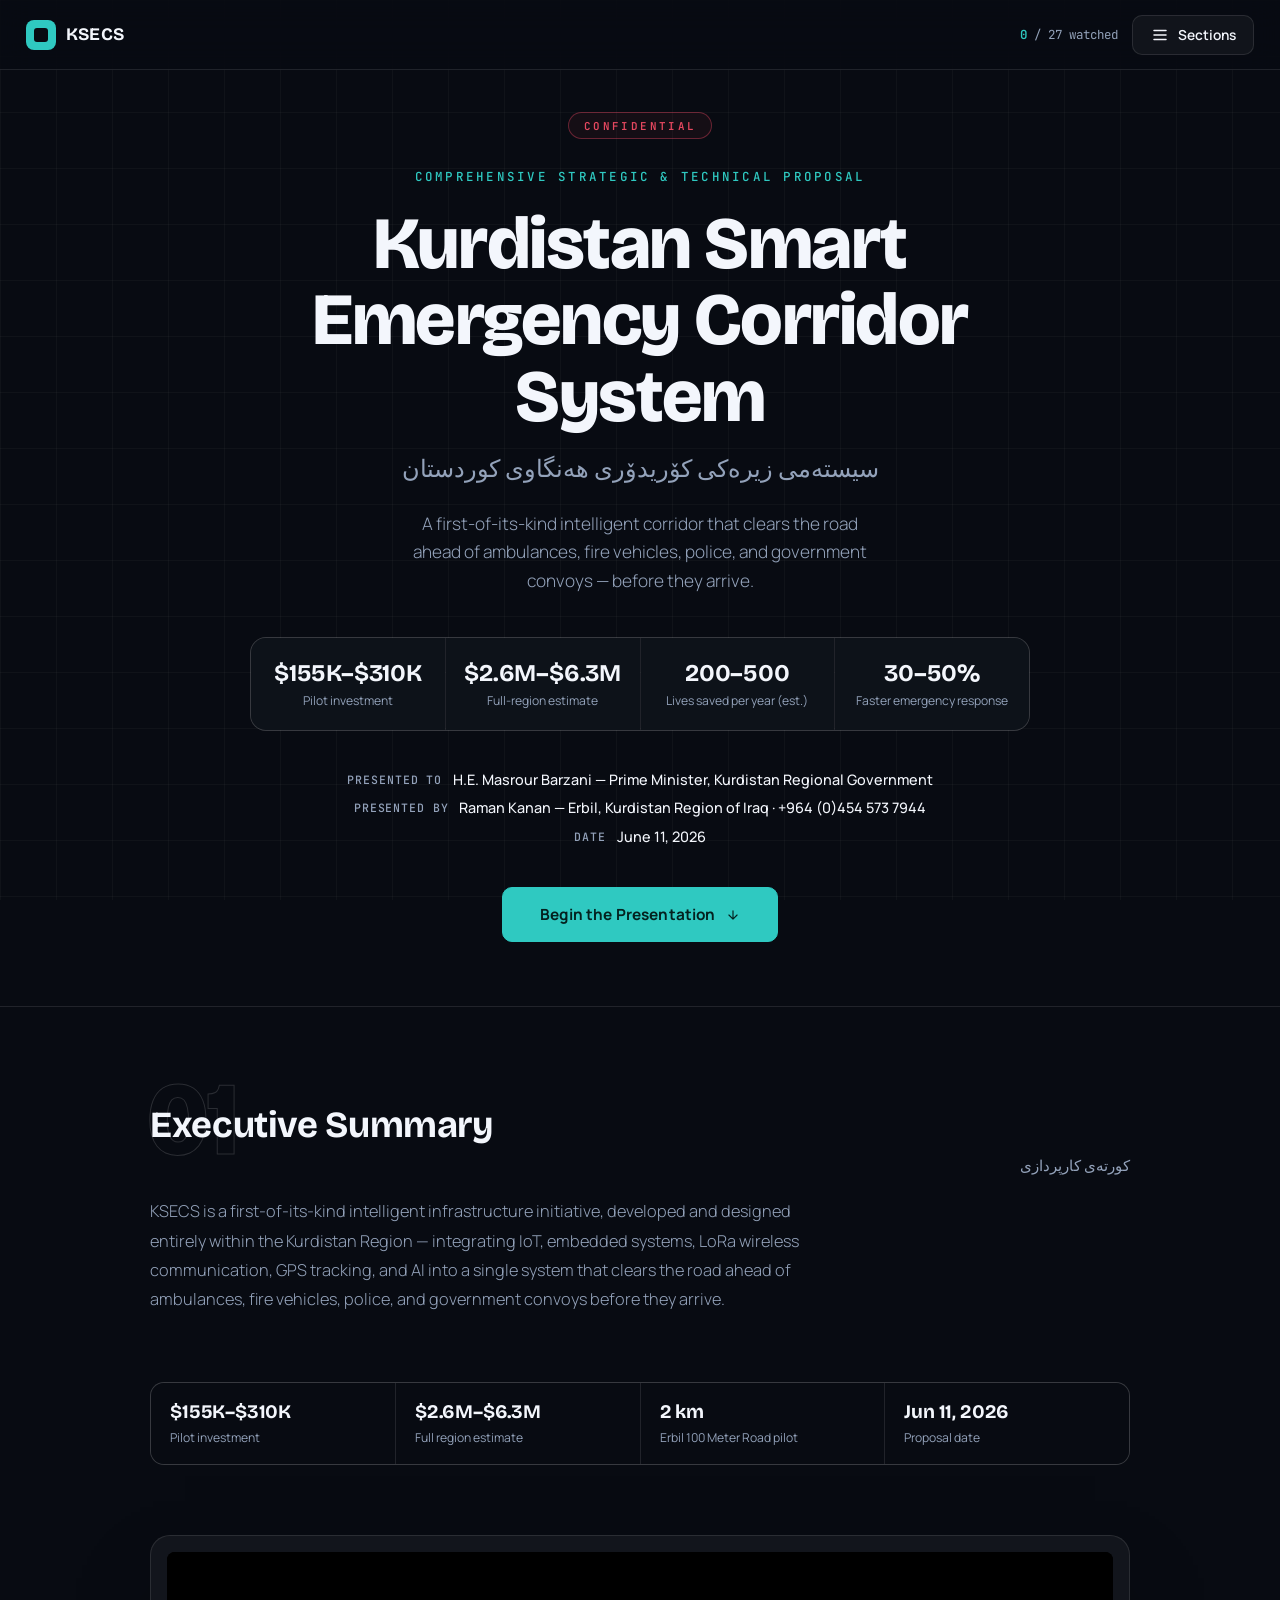
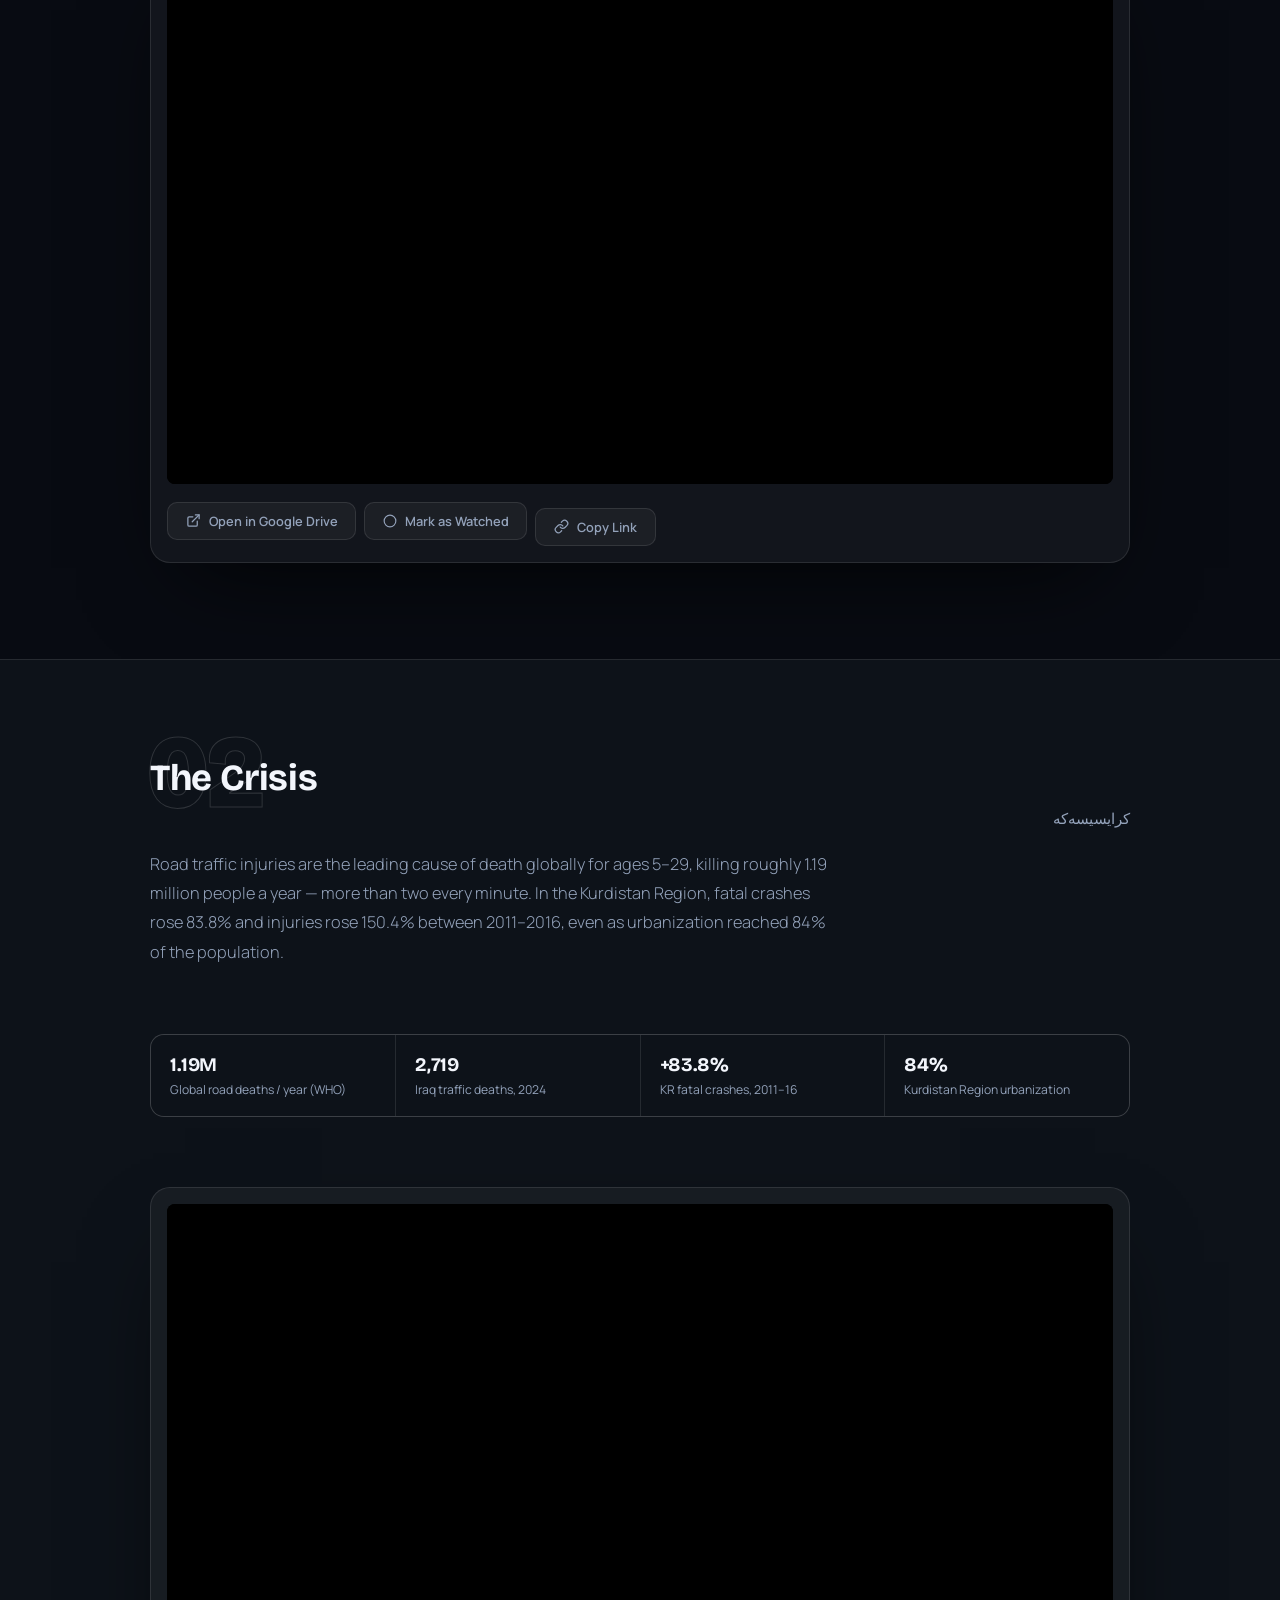
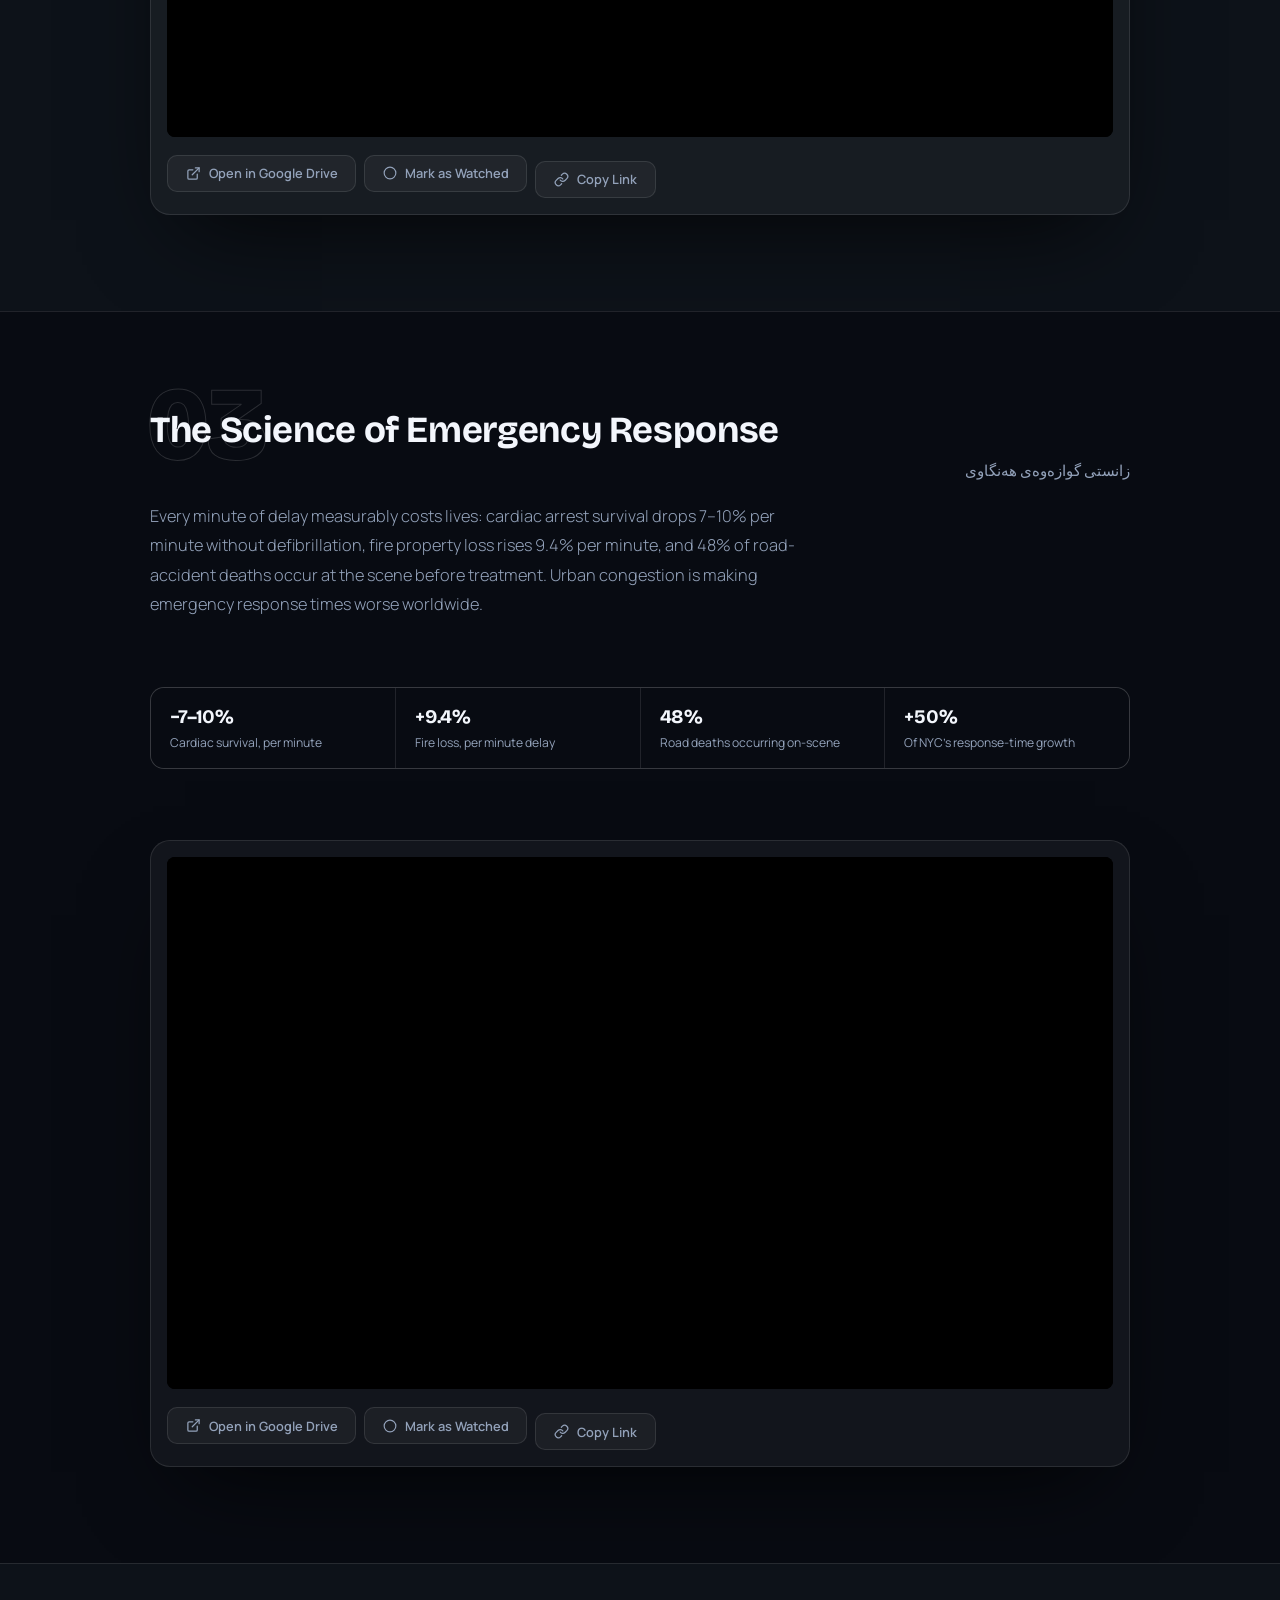
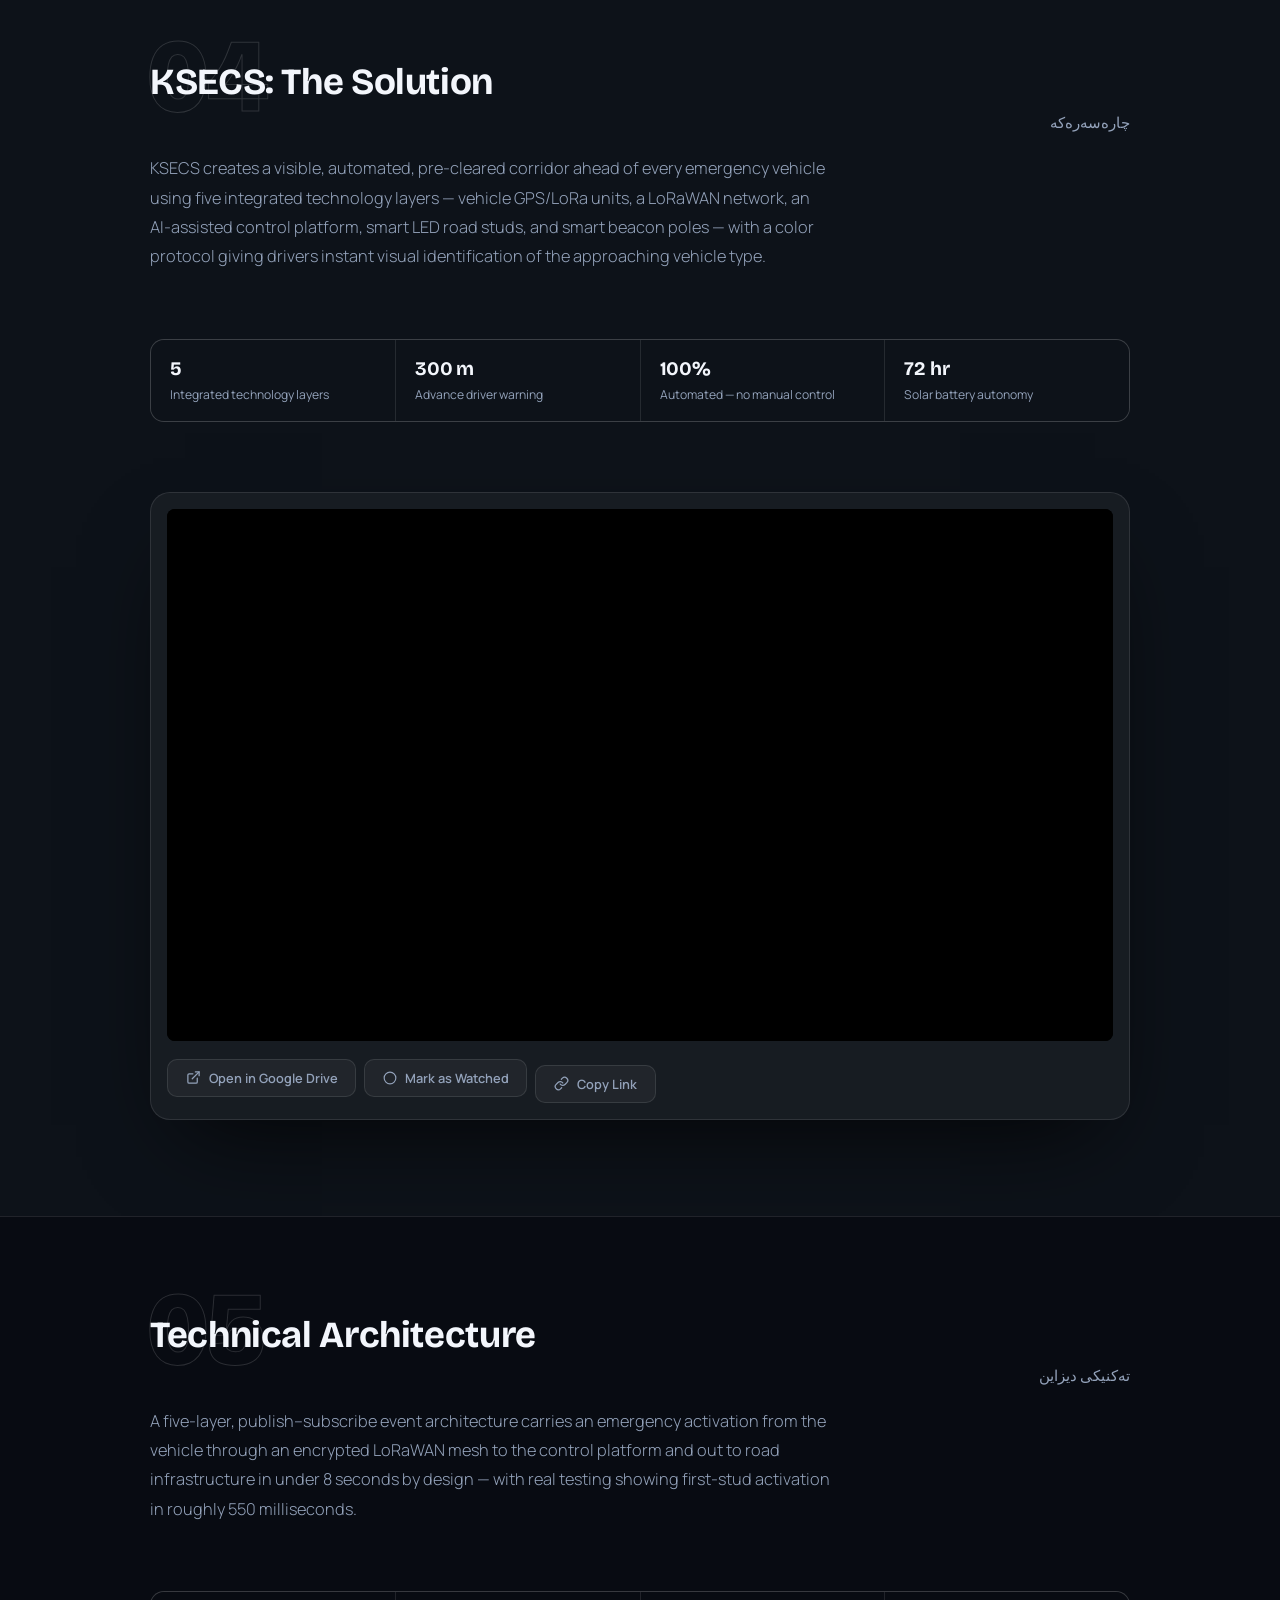
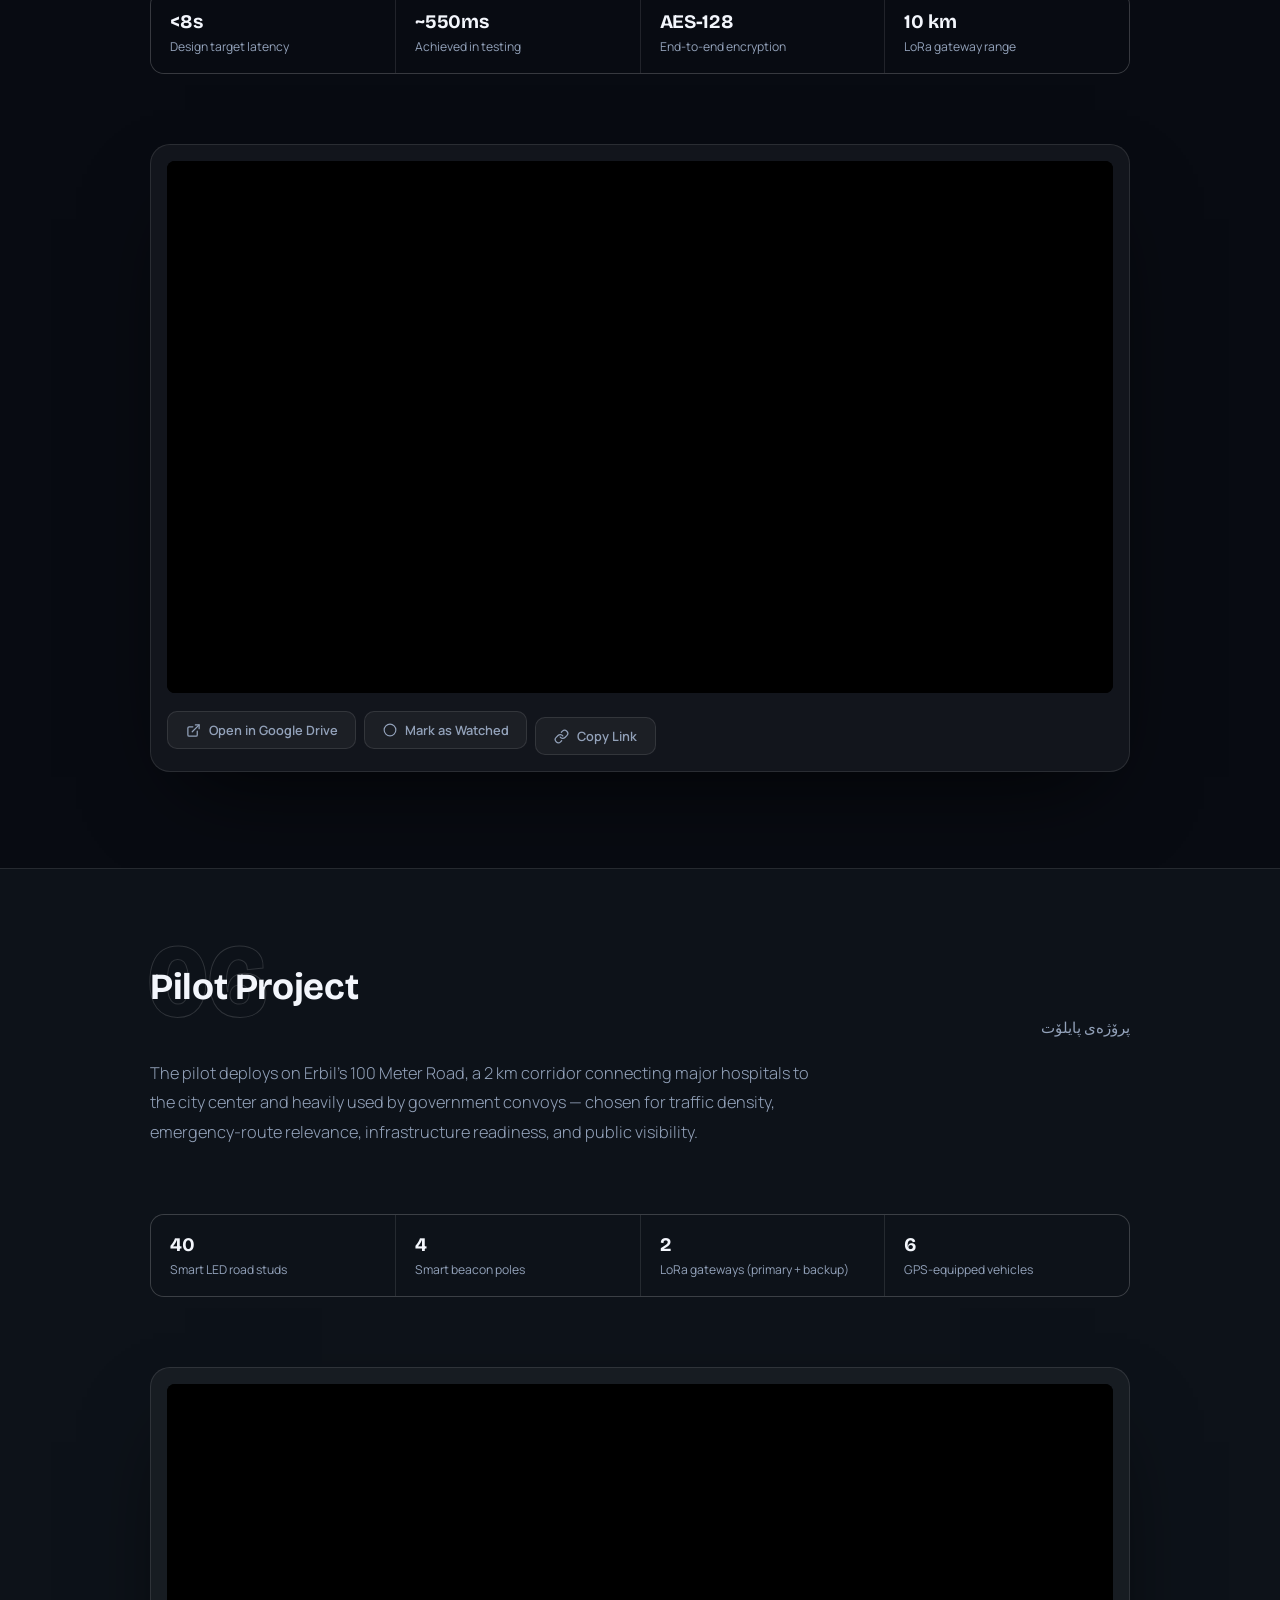
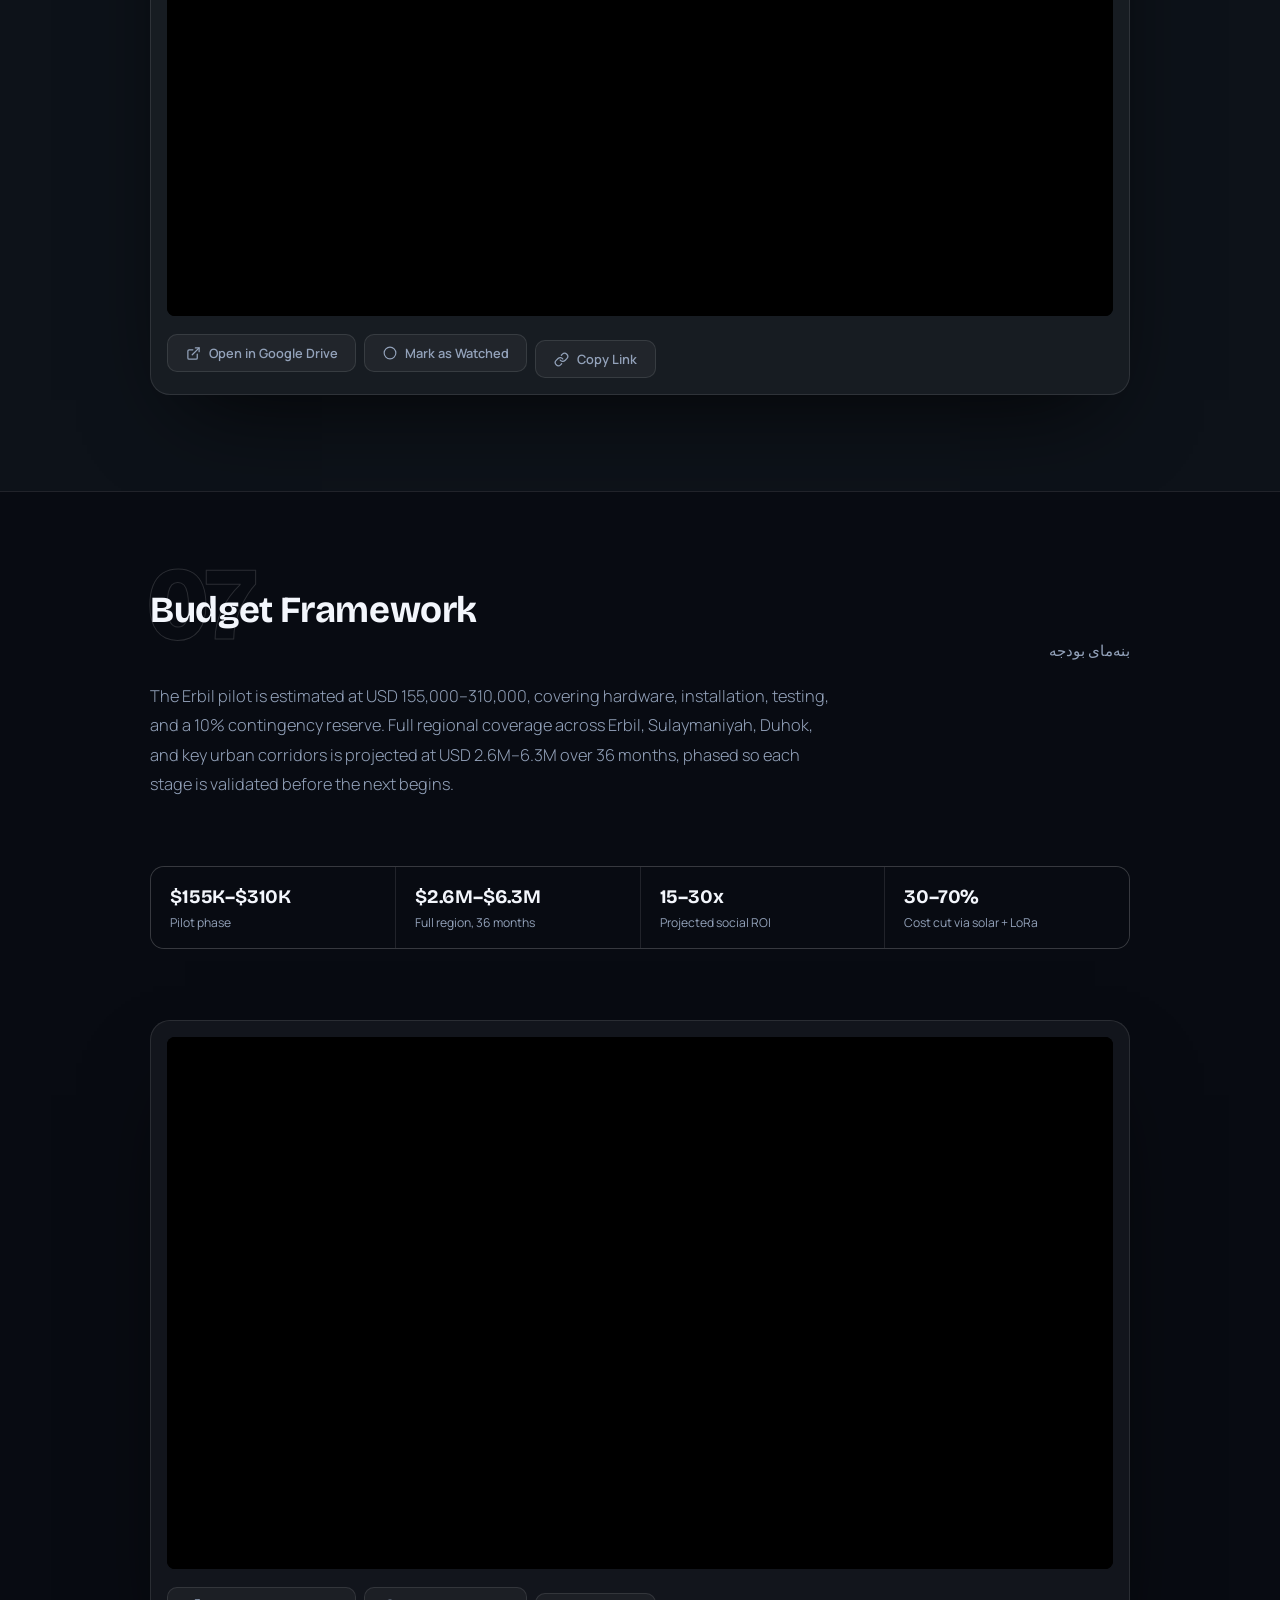
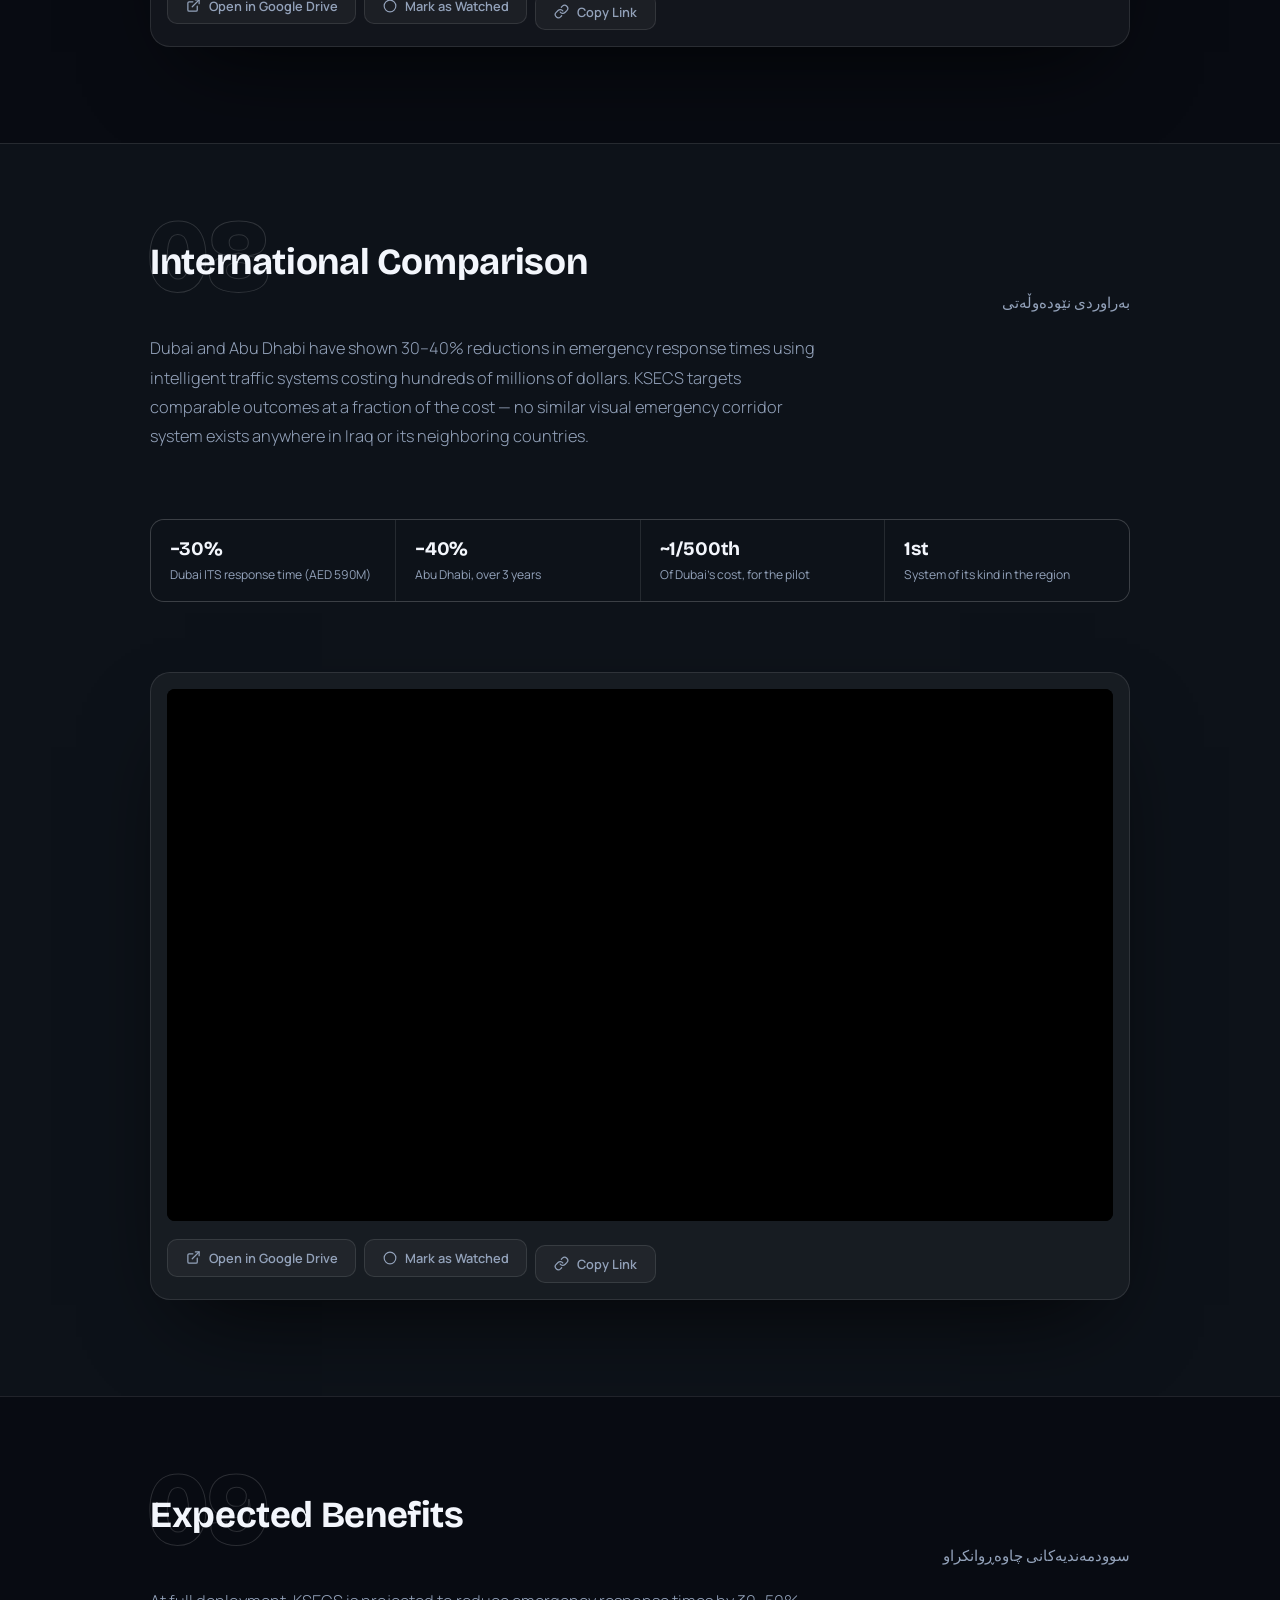
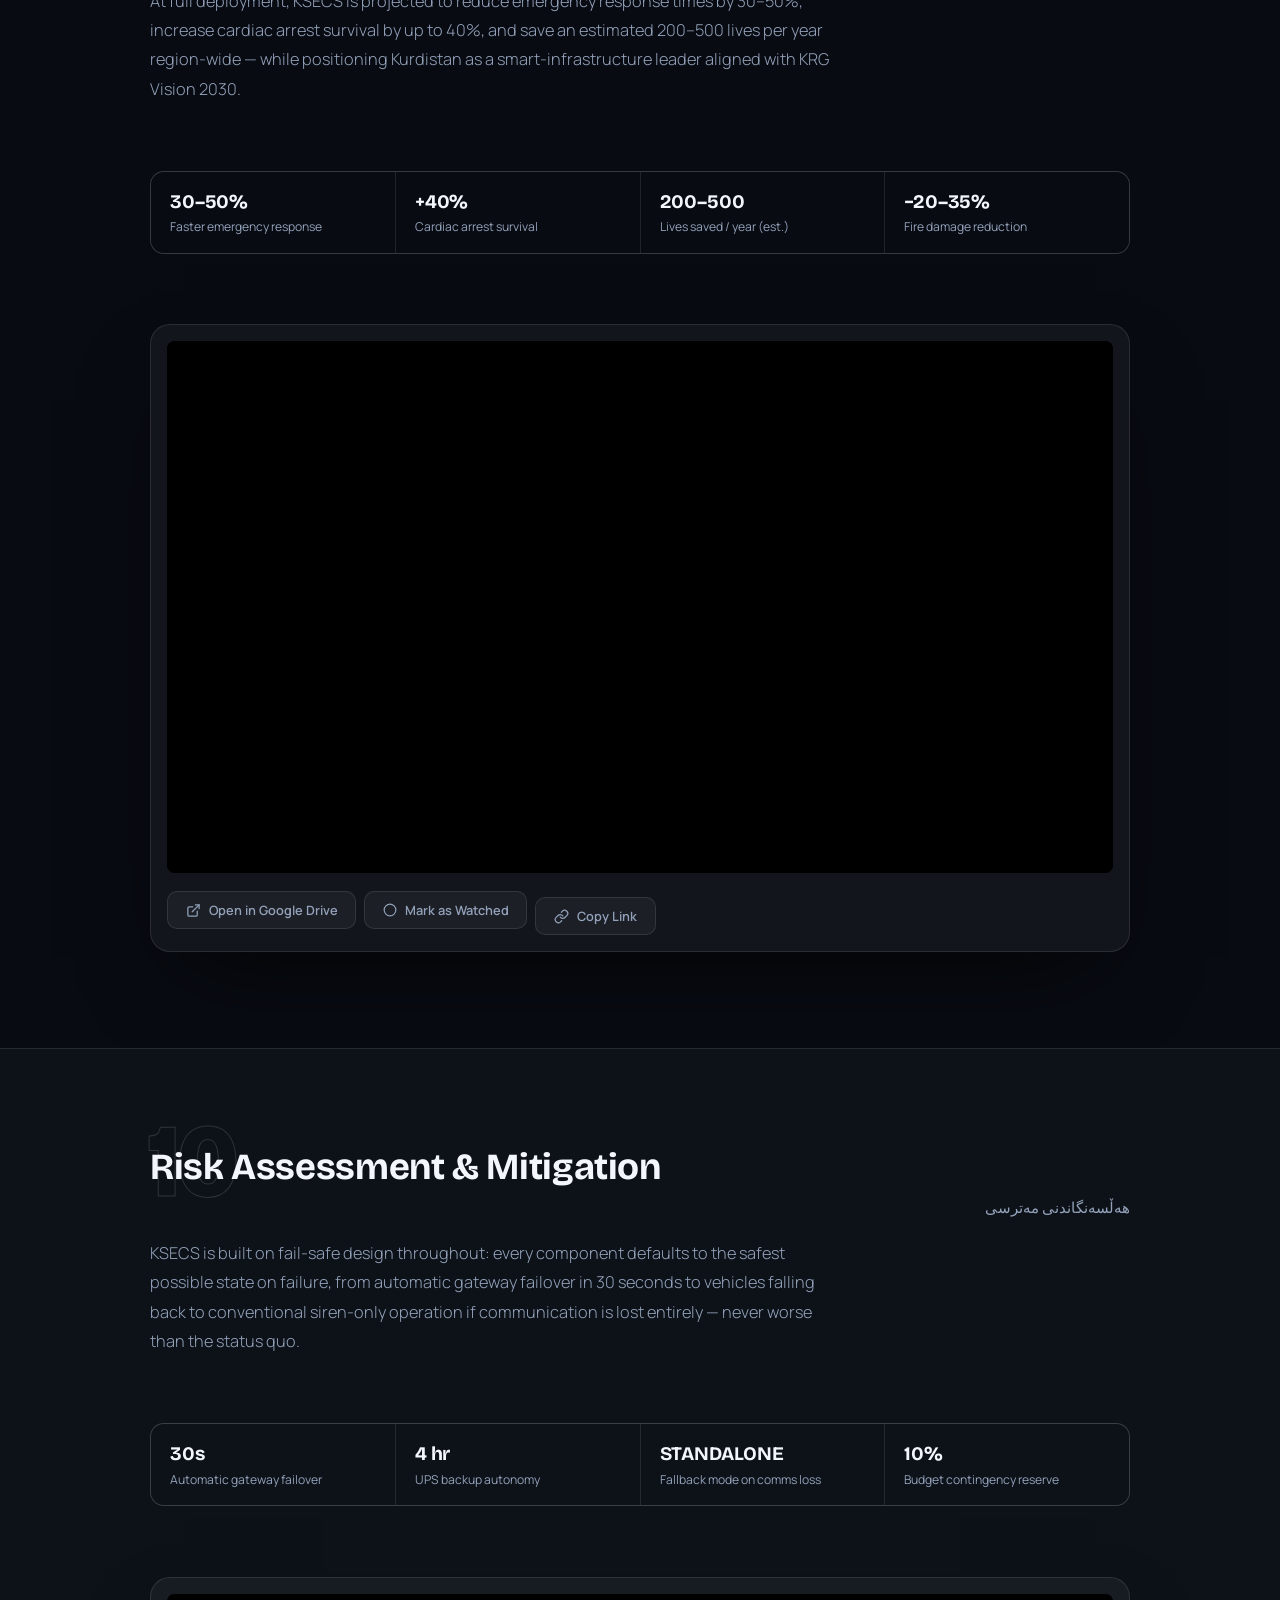
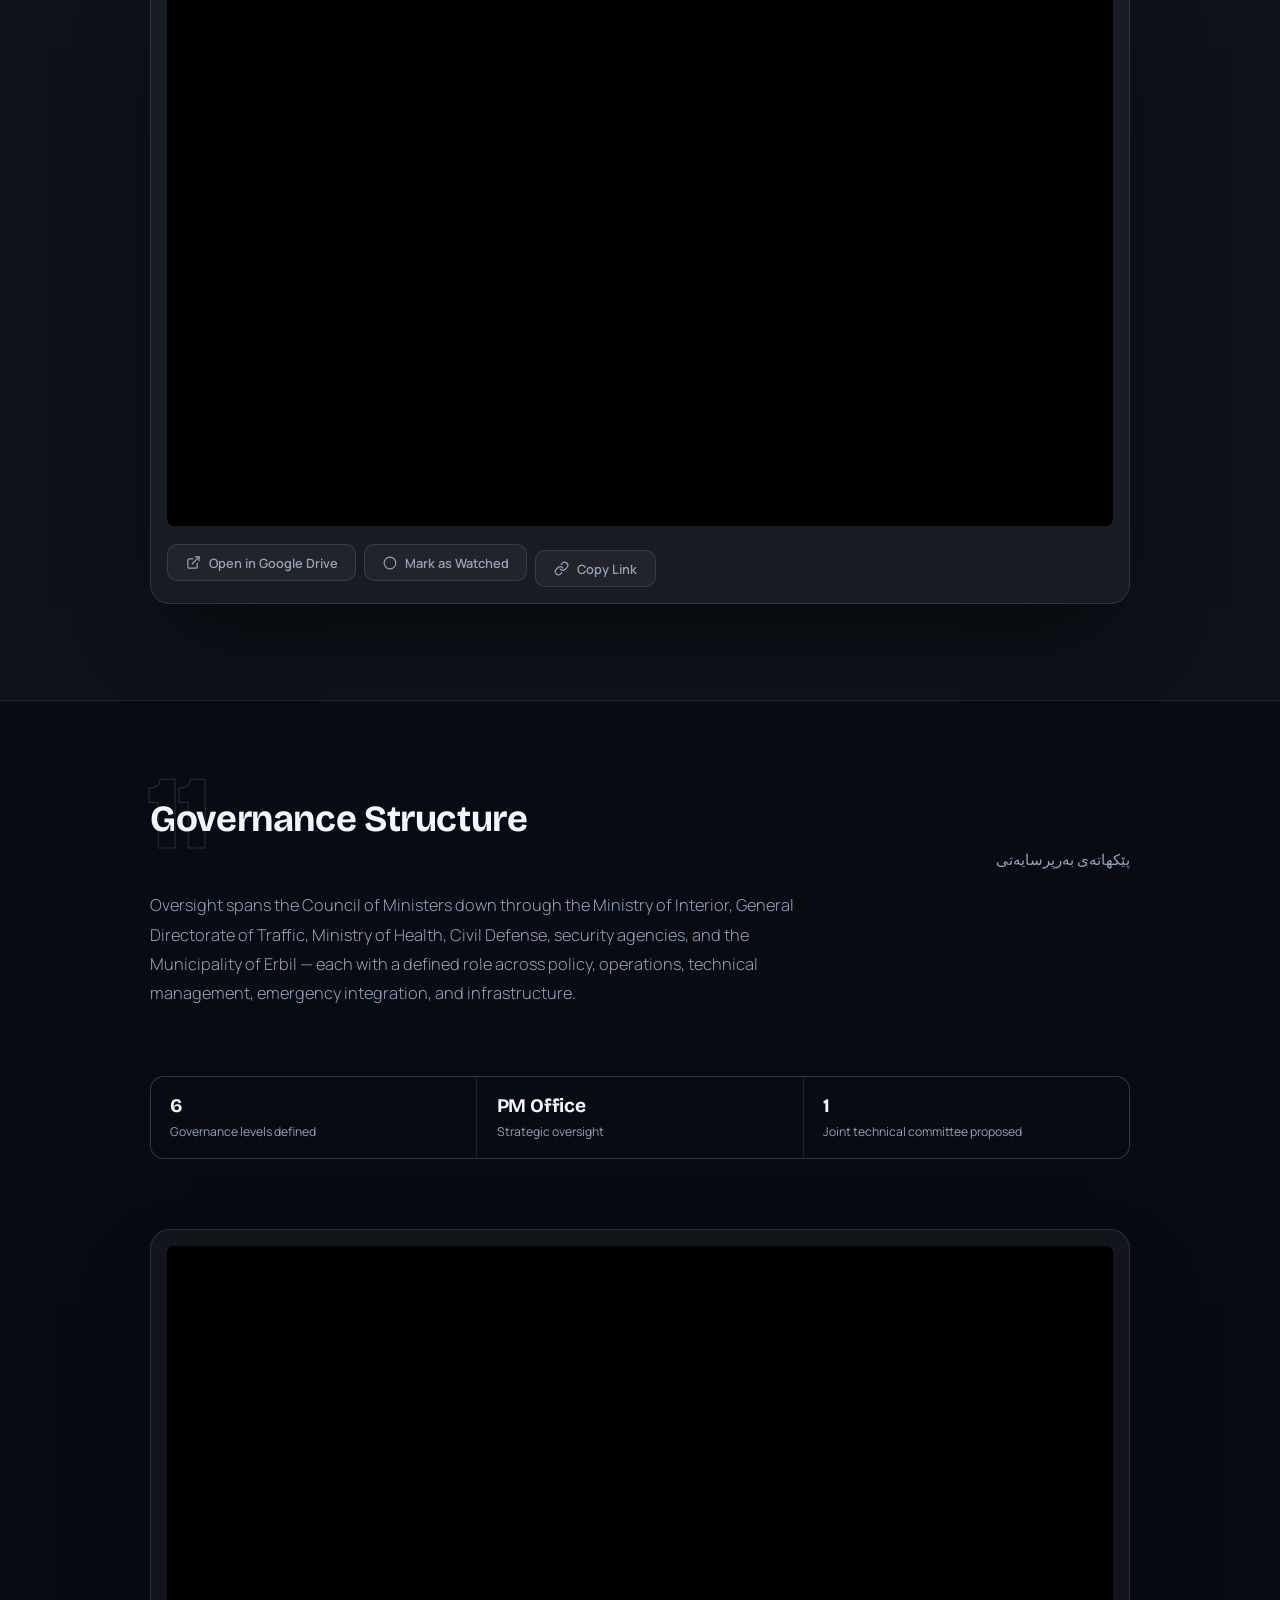
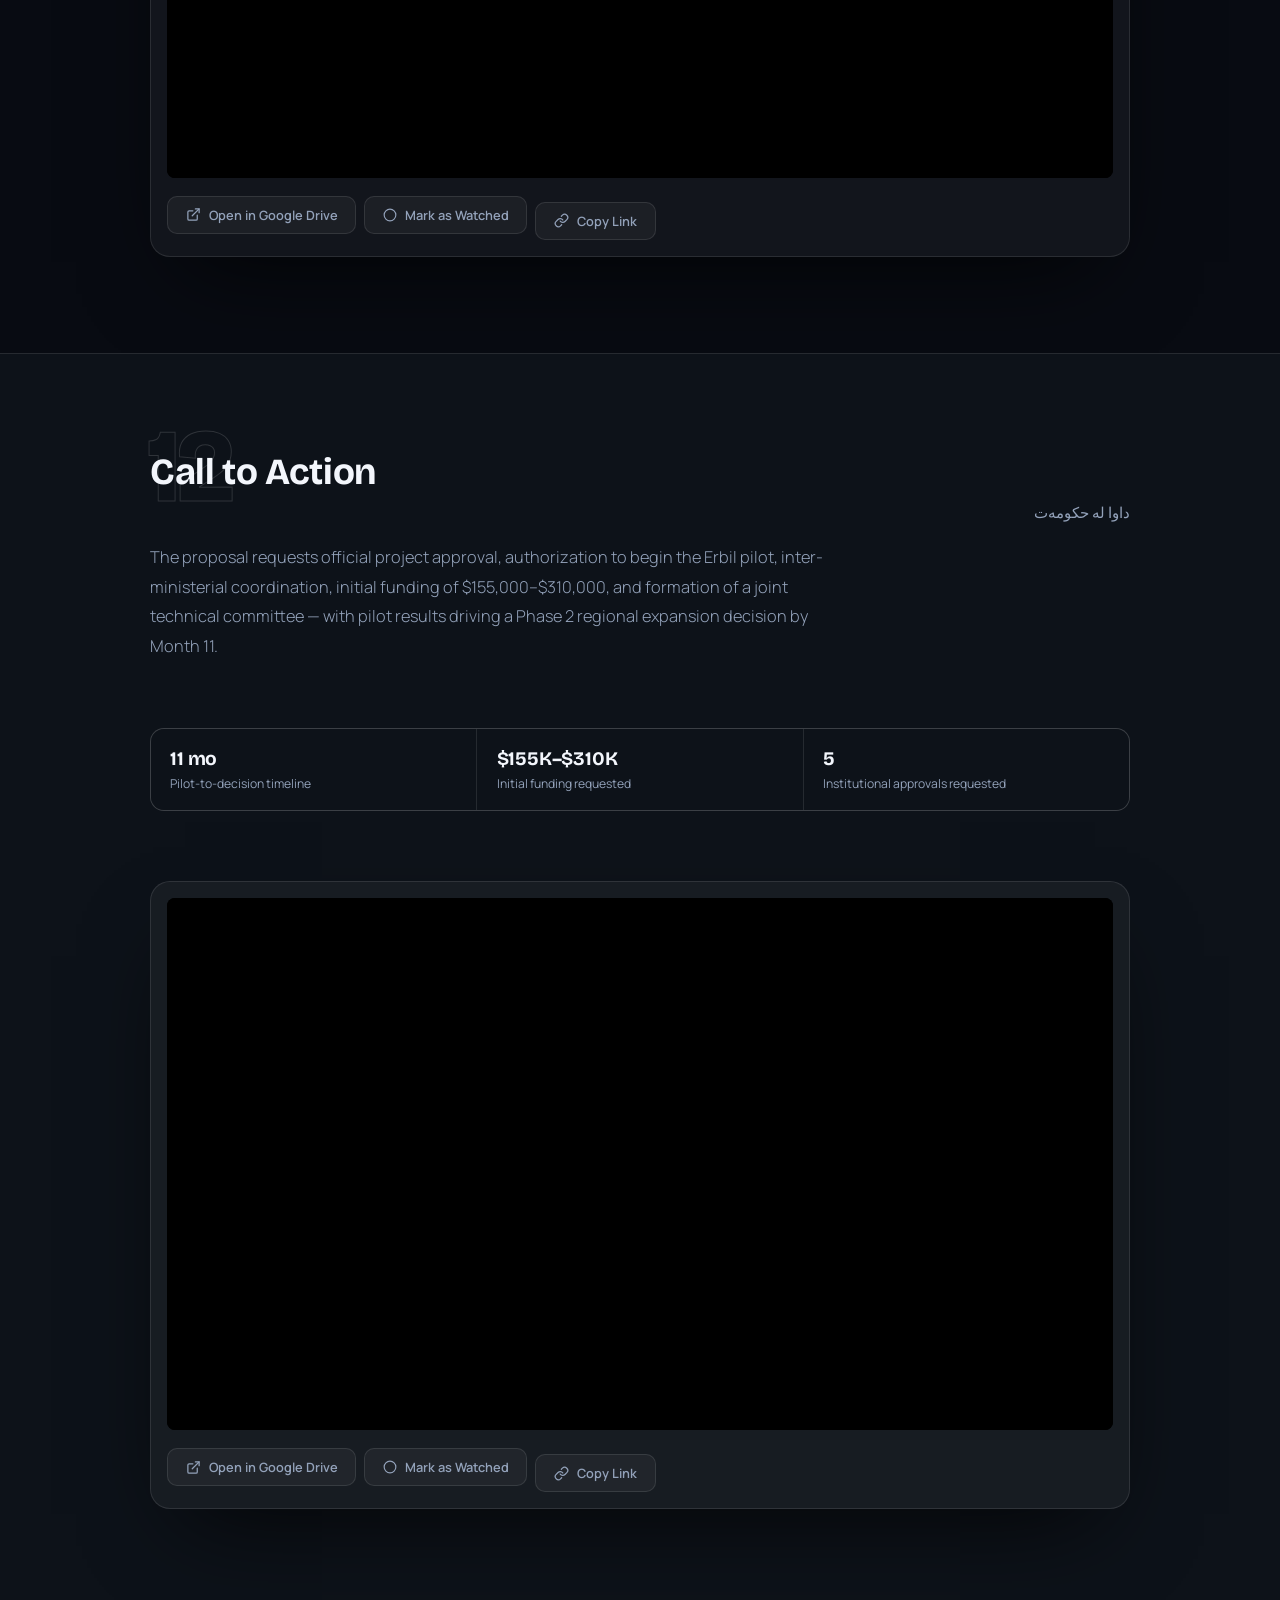
<file: index.html>
<!DOCTYPE html>
<html lang="en">
<head>
<meta charset="UTF-8" />
<meta name="viewport" content="width=device-width, initial-scale=1.0" />
<title>KSECS</title>
<link rel="preconnect" href="https://fonts.googleapis.com" />
<link rel="preconnect" href="https://fonts.gstatic.com" crossorigin />
<link href="https://fonts.googleapis.com/css2?family=Bricolage+Grotesque:opsz,wght@12..96,400..800&family=Manrope:wght@300;400;500;600;700;800&family=JetBrains+Mono:wght@500;600&display=swap" rel="stylesheet" />
<link rel="stylesheet" href="css/style.css" />
</head>
<body>

  <div class="bg-grid"></div>
  <div class="progress-bar" id="progress-bar"></div>

  <header class="site-header">
    <div class="header-brand">
      <span class="brand-mark" aria-hidden="true"></span>
      <span class="brand" id="brand-text">KSECS</span>
    </div>
    <div class="header-right">
      <span class="watch-progress" id="watch-progress"></span>
      <button class="nav-toggle" id="nav-toggle" aria-label="Toggle section list">
        <svg width="18" height="18" viewBox="0 0 24 24" fill="none"><path d="M4 6h16M4 12h16M4 18h16" stroke="currentColor" stroke-width="2" stroke-linecap="round"/></svg>
        <span id="nav-toggle-label">Sections</span>
      </button>
    </div>
  </header>

  <div class="toc-backdrop" id="toc-backdrop"></div>
  <nav class="toc" id="toc">
    <div class="toc-head">
      <span>Contents</span>
      <button class="toc-close" id="toc-close" aria-label="Close section list">
        <svg width="16" height="16" viewBox="0 0 24 24" fill="none"><path d="M6 6l12 12M18 6L6 18" stroke="currentColor" stroke-width="2" stroke-linecap="round"/></svg>
      </button>
    </div>
    <div class="toc-inner" id="toc-inner"></div>
  </nav>

  <main>
    <!-- Cover -->
    <section class="cover" id="cover">
      <span class="confidential-badge" id="confidential-badge"></span>
      <p class="kicker" id="cover-kicker"></p>
      <h1 class="cover-title" id="cover-title-en"></h1>
      <p class="cover-title-ku" id="cover-title-ku" dir="rtl"></p>
      <p class="cover-subtitle" id="cover-subtitle"></p>

      <div class="cover-stats" id="cover-stats"></div>

      <div class="cover-meta">
        <div class="meta-row">
          <span class="meta-label">Presented to</span>
          <span class="meta-value" id="presented-to"></span>
        </div>
        <div class="meta-row">
          <span class="meta-label">Presented by</span>
          <span class="meta-value" id="presented-by"></span>
        </div>
        <div class="meta-row">
          <span class="meta-label">Date</span>
          <span class="meta-value" id="cover-date"></span>
        </div>
      </div>

      <button class="cta-button" id="cover-cta">
        <span id="cover-cta-label">Begin the Presentation</span>
        <svg width="14" height="14" viewBox="0 0 24 24" fill="none"><path d="M12 5v14M19 12l-7 7-7-7" stroke="currentColor" stroke-width="2" stroke-linecap="round" stroke-linejoin="round"/></svg>
      </button>
    </section>

    <!-- Main sections are rendered here by main.js -->
    <div id="sections-root"></div>

    <!-- Appendices -->
    <section class="appendix-section" id="appendix-section">
      <h3 class="group-heading">Appendices</h3>
      <div id="appendices-root"></div>
    </section>

    <!-- Documentaries -->
    <section class="documentary-section" id="documentary-section">
      <h3 class="group-heading">Documentaries</h3>
      <div id="documentaries-root"></div>
    </section>

    <!-- References -->
    <section class="references-section" id="references-section">
      <button class="references-toggle" id="references-toggle">
        <h3 id="references-heading">Sources &amp; References</h3>
        <svg width="16" height="16" viewBox="0 0 24 24" fill="none"><path d="M6 9l6 6 6-6" stroke="currentColor" stroke-width="2" stroke-linecap="round" stroke-linejoin="round"/></svg>
      </button>
      <p class="references-note" id="references-note"></p>
      <div class="references-body" id="references-body" hidden></div>
    </section>

    <!-- Closing -->
    <section class="closing-section" id="closing-section">
      <h2 id="closing-title"></h2>
      <p id="closing-message"></p>
      <div class="closing-meta">
        <span id="closing-by"></span>
        <span id="closing-tel"></span>
        <span id="closing-date"></span>
      </div>
    </section>
  </main>

  <footer class="site-footer">
    <p>Prepared as a strategic and technical proposal. Confidential.</p>
  </footer>

  <script src="js/config.js"></script>
  <script src="js/main.js"></script>
</body>
</html>
</file>
<file: css/style.css>
:root {
  --bg: #080b12;
  --bg-alt: #0d1219;
  --ink: #f3f6fc;
  --ink-dim: #93a2ba;
  --accent: #2fc9c1;
  --accent-2: #e6485f;
  --accent-3: #e0a83f;
  --ok: #3ecf8e;
  --card: rgba(255, 255, 255, 0.045);
  --card-border: rgba(255, 255, 255, 0.1);
  --card-hover: rgba(255, 255, 255, 0.07);
  --shadow: 0 40px 90px -35px rgba(0, 0, 0, 0.8);
  --display: "Bricolage Grotesque", "Manrope", sans-serif;
  --sans: "Manrope", -apple-system, BlinkMacSystemFont, "Segoe UI", sans-serif;
  --mono: "JetBrains Mono", ui-monospace, monospace;
  --header-h: 4.4rem;
  --ease: cubic-bezier(0.16, 1, 0.3, 1);
}

* {
  box-sizing: border-box;
}

html {
  scroll-behavior: smooth;
  scroll-padding-top: 5.5rem;
}

body {
  margin: 0;
  min-height: 100vh;
  background: var(--bg);
  color: var(--ink);
  font-family: var(--sans);
  font-weight: 400;
  overflow-x: hidden;
  position: relative;
  -webkit-font-smoothing: antialiased;
}

.bg-grid {
  position: fixed;
  inset: 0;
  z-index: 0;
  pointer-events: none;
  background:
    linear-gradient(rgba(255, 255, 255, 0.03) 1px, transparent 1px),
    linear-gradient(90deg, rgba(255, 255, 255, 0.03) 1px, transparent 1px),
    var(--bg);
  background-size: 56px 56px, 56px 56px, auto;
}

.progress-bar {
  position: fixed;
  top: 0;
  left: 0;
  height: 3px;
  width: 0%;
  background: var(--accent);
  z-index: 60;
  transition: width 0.1s linear;
}

/* ---------- Header ---------- */
.site-header {
  position: fixed;
  top: 0;
  left: 0;
  right: 0;
  z-index: 40;
  height: var(--header-h);
  display: flex;
  align-items: center;
  justify-content: space-between;
  padding: 0 1.6rem;
  backdrop-filter: blur(16px);
  background: rgba(8, 11, 18, 0.78);
  border-bottom: 1px solid var(--card-border);
}

.header-brand {
  display: flex;
  align-items: center;
  gap: 0.65rem;
}

.brand-mark {
  width: 30px;
  height: 30px;
  border-radius: 8px;
  background: var(--accent);
  position: relative;
  flex-shrink: 0;
}

.brand-mark::after {
  content: "";
  position: absolute;
  inset: 8px;
  border-radius: 3px;
  background: var(--bg);
}

.brand {
  font-family: var(--display);
  font-weight: 700;
  letter-spacing: 0.01em;
  font-size: 1.1rem;
  color: var(--ink);
}

.header-right {
  display: flex;
  align-items: center;
  gap: 0.9rem;
}

.watch-progress {
  font-family: var(--mono);
  font-size: 0.78rem;
  color: var(--ink-dim);
  white-space: nowrap;
}

.watch-progress strong {
  color: var(--accent);
  font-weight: 600;
}

.nav-toggle {
  display: inline-flex;
  align-items: center;
  gap: 0.55rem;
  background: var(--card);
  border: 1px solid var(--card-border);
  color: var(--ink);
  padding: 0.6rem 1.1rem;
  border-radius: 10px;
  font-family: var(--sans);
  font-weight: 600;
  font-size: 0.86rem;
  cursor: pointer;
  transition: background 0.2s ease, border-color 0.2s ease;
}

.nav-toggle:hover {
  background: var(--card-hover);
  border-color: rgba(47, 201, 193, 0.4);
}

/* ---------- TOC drawer ---------- */
.toc-backdrop {
  position: fixed;
  inset: 0;
  z-index: 44;
  background: rgba(3, 5, 9, 0.6);
  opacity: 0;
  pointer-events: none;
  transition: opacity 0.3s ease;
}

.toc-backdrop.is-open {
  opacity: 1;
  pointer-events: auto;
}

.toc {
  position: fixed;
  top: 0;
  left: 0;
  bottom: 0;
  width: 300px;
  max-width: 84vw;
  z-index: 45;
  background: var(--bg-alt);
  border-right: 1px solid var(--card-border);
  transform: translateX(-100%);
  transition: transform 0.35s var(--ease);
  display: flex;
  flex-direction: column;
}

.toc.is-open {
  transform: translateX(0);
}

.toc-head {
  display: flex;
  align-items: center;
  justify-content: space-between;
  padding: 1.2rem 1.4rem;
  border-bottom: 1px solid var(--card-border);
  font-family: var(--display);
  font-weight: 700;
  font-size: 1rem;
  flex-shrink: 0;
}

.toc-close {
  background: var(--card);
  border: 1px solid var(--card-border);
  color: var(--ink-dim);
  width: 32px;
  height: 32px;
  border-radius: 8px;
  display: inline-flex;
  align-items: center;
  justify-content: center;
  cursor: pointer;
  transition: color 0.2s ease, border-color 0.2s ease;
}

.toc-close:hover {
  color: var(--ink);
  border-color: rgba(255, 255, 255, 0.25);
}

.toc-inner {
  display: flex;
  flex-direction: column;
  gap: 0.18rem;
  padding: 1.2rem 1rem 2rem;
  overflow-y: auto;
}

.toc-group-label {
  font-family: var(--mono);
  font-size: 0.66rem;
  letter-spacing: 0.16em;
  text-transform: uppercase;
  color: var(--ink-dim);
  opacity: 0.55;
  margin: 1.3rem 0 0.5rem 0.8rem;
}

.toc-group-label:first-child {
  margin-top: 0;
}

.toc-link {
  display: flex;
  align-items: center;
  gap: 0.6rem;
  padding: 0.5rem 0.8rem;
  border-radius: 10px;
  color: var(--ink-dim);
  text-decoration: none;
  font-size: 0.87rem;
  font-weight: 500;
  transition: color 0.2s ease, background 0.25s ease;
}

.toc-link .n {
  font-family: var(--mono);
  font-weight: 500;
  font-size: 0.72rem;
  opacity: 0.55;
  min-width: 1.4em;
}

.toc-link .check {
  margin-left: auto;
  width: 15px;
  height: 15px;
  border-radius: 50%;
  border: 1.5px solid var(--card-border);
  flex-shrink: 0;
  position: relative;
}

.toc-link.is-watched .check {
  border-color: var(--ok);
  background: var(--ok);
}

.toc-link.is-watched .check::after {
  content: "";
  position: absolute;
  left: 4px;
  top: 1px;
  width: 4px;
  height: 8px;
  border-right: 1.5px solid var(--bg-alt);
  border-bottom: 1.5px solid var(--bg-alt);
  transform: rotate(40deg);
}

.toc-link:hover {
  color: var(--ink);
  background: rgba(255, 255, 255, 0.04);
}

.toc-link.is-active {
  color: var(--ink);
  background: rgba(47, 201, 193, 0.1);
  box-shadow: inset 2px 0 0 var(--accent);
}

main {
  position: relative;
  z-index: 1;
}

/* ---------- Cover ---------- */
.cover {
  min-height: 100vh;
  display: flex;
  flex-direction: column;
  align-items: center;
  justify-content: center;
  text-align: center;
  padding: 7rem 1.5rem 4rem;
}

.confidential-badge {
  font-family: var(--mono);
  font-weight: 600;
  font-size: 0.68rem;
  letter-spacing: 0.22em;
  color: var(--accent-2);
  border: 1px solid rgba(230, 72, 95, 0.4);
  background: rgba(230, 72, 95, 0.06);
  padding: 0.35rem 0.9rem;
  border-radius: 999px;
  margin-bottom: 1.8rem;
  opacity: 0;
  animation: rise 0.8s var(--ease) forwards 0.05s;
}

.kicker {
  font-family: var(--mono);
  font-weight: 500;
  font-size: 0.78rem;
  letter-spacing: 0.26em;
  text-transform: uppercase;
  color: var(--accent);
  margin: 0 0 1.3rem;
  opacity: 0;
  animation: rise 0.9s var(--ease) forwards 0.15s;
}

.cover-title {
  font-family: var(--display);
  font-weight: 800;
  font-size: clamp(2.6rem, 6.6vw, 4.6rem);
  letter-spacing: -0.02em;
  line-height: 1.04;
  margin: 0 0 1rem;
  max-width: 20ch;
  color: var(--ink);
  opacity: 0;
  animation: rise 1s var(--ease) forwards 0.28s;
}

.cover-title-ku {
  font-size: clamp(1.1rem, 2.6vw, 1.5rem);
  color: var(--ink-dim);
  margin: 0 0 1.6rem;
  opacity: 0;
  animation: rise 1s var(--ease) forwards 0.4s;
}

.cover-subtitle {
  font-size: 1.08rem;
  color: var(--ink-dim);
  max-width: 46ch;
  margin: 0 0 2.6rem;
  line-height: 1.65;
  font-weight: 300;
  opacity: 0;
  animation: rise 1s var(--ease) forwards 0.5s;
}

.cover-stats {
  display: grid;
  grid-template-columns: repeat(auto-fit, minmax(150px, 1fr));
  gap: 1px;
  background: var(--card-border);
  border: 1px solid var(--card-border);
  border-radius: 16px;
  overflow: hidden;
  max-width: 780px;
  width: 100%;
  margin-bottom: 2.4rem;
  opacity: 0;
  animation: rise 1s var(--ease) forwards 0.6s;
}

.cover-stats .stat {
  background: var(--bg-alt);
  padding: 1.3rem 1.1rem;
  transition: background 0.25s ease;
}

.cover-stats .stat:hover {
  background: rgba(47, 201, 193, 0.07);
}

.stat-value {
  font-family: var(--display);
  font-size: 1.5rem;
  font-weight: 700;
  letter-spacing: -0.01em;
  color: var(--ink);
}

.stat-label {
  font-size: 0.76rem;
  color: var(--ink-dim);
  margin-top: 0.35rem;
  line-height: 1.4;
}

.cover-meta {
  display: flex;
  flex-direction: column;
  gap: 0.6rem;
  margin-bottom: 2.6rem;
  opacity: 0;
  animation: rise 1s var(--ease) forwards 0.7s;
}

.meta-row {
  display: flex;
  gap: 0.65rem;
  justify-content: center;
  font-size: 0.9rem;
  flex-wrap: wrap;
}

.meta-label {
  color: var(--ink-dim);
  font-family: var(--mono);
  font-weight: 500;
  font-size: 0.72rem;
  letter-spacing: 0.08em;
  text-transform: uppercase;
  align-self: center;
}

.meta-value {
  color: var(--ink);
  font-weight: 500;
}

.cta-button {
  position: relative;
  display: inline-flex;
  align-items: center;
  gap: 0.65rem;
  padding: 1rem 2.3rem;
  border-radius: 10px;
  border: 1px solid var(--accent);
  background: var(--accent);
  color: #04211f;
  font-family: var(--sans);
  font-weight: 700;
  font-size: 0.96rem;
  letter-spacing: 0.01em;
  cursor: pointer;
  transition: transform 0.3s var(--ease), box-shadow 0.3s var(--ease), background 0.2s ease;
  opacity: 0;
  animation: rise 1s var(--ease) forwards 0.8s;
}

.cta-button:hover {
  transform: translateY(-3px);
  box-shadow: 0 20px 44px -18px rgba(47, 201, 193, 0.55);
}

.cta-button svg {
  animation: bob 1.8s ease-in-out infinite;
}

@keyframes rise {
  from { opacity: 0; transform: translateY(18px); }
  to { opacity: 1; transform: translateY(0); }
}

@keyframes bob {
  0%, 100% { transform: translateY(0); }
  50% { transform: translateY(4px); }
}

/* ---------- Sections ---------- */
.proposal-section {
  position: relative;
  padding: 6rem 1.5rem;
  border-top: 1px solid var(--card-border);
  overflow: hidden;
}

.proposal-section:nth-child(even) {
  background: var(--bg-alt);
}

.section-inner {
  position: relative;
  max-width: 980px;
  margin: 0 auto;
  display: grid;
  grid-template-columns: minmax(0, 1fr);
  gap: 2.4rem;
}

.section-head {
  position: relative;
}

.section-number {
  position: absolute;
  top: -2.2rem;
  left: -0.2rem;
  font-family: var(--display);
  font-weight: 800;
  font-size: 6.5rem;
  line-height: 1;
  letter-spacing: -0.02em;
  color: transparent;
  -webkit-text-stroke: 1px rgba(255, 255, 255, 0.14);
  z-index: -1;
  user-select: none;
}

.section-title-en {
  font-family: var(--display);
  font-weight: 700;
  letter-spacing: -0.01em;
  font-size: clamp(1.6rem, 3.4vw, 2.3rem);
  margin: 0;
  color: var(--ink);
}

.section-title-ku {
  font-size: 0.94rem;
  color: var(--ink-dim);
  margin: 0.5rem 0 1.3rem;
}

.section-summary {
  color: var(--ink-dim);
  line-height: 1.8;
  font-size: 1.02rem;
  font-weight: 300;
  margin: 0 0 1.8rem;
  max-width: 68ch;
}

.stat-grid {
  display: grid;
  grid-template-columns: repeat(auto-fit, minmax(140px, 1fr));
  gap: 1px;
  background: var(--card-border);
  border: 1px solid var(--card-border);
  border-radius: 14px;
  overflow: hidden;
  margin-bottom: 2rem;
}

.stat-grid .stat {
  background: var(--bg);
  padding: 1.1rem 1.2rem;
  transition: background 0.25s ease, transform 0.25s var(--ease);
}

.proposal-section:nth-child(even) .stat-grid .stat {
  background: var(--bg-alt);
}

.stat-grid .stat:hover {
  background: rgba(47, 201, 193, 0.07);
  transform: translateY(-2px);
}

.stat-grid .stat-value {
  font-size: 1.2rem;
}

/* ---------- Video ---------- */
.video-card {
  position: relative;
  border: 1px solid var(--card-border);
  border-radius: 20px;
  background: var(--card);
  padding: 1rem;
  box-shadow: var(--shadow);
  transition: border-color 0.3s ease;
}

.video-card:hover {
  border-color: rgba(47, 201, 193, 0.3);
}

.watched-badge {
  position: absolute;
  top: 1.5rem;
  right: 1.5rem;
  z-index: 2;
  display: none;
  align-items: center;
  gap: 0.35rem;
  background: rgba(8, 11, 18, 0.85);
  border: 1px solid var(--ok);
  color: var(--ok);
  font-family: var(--mono);
  font-size: 0.7rem;
  font-weight: 600;
  letter-spacing: 0.06em;
  text-transform: uppercase;
  padding: 0.3rem 0.7rem;
  border-radius: 999px;
}

.video-card.is-watched .watched-badge {
  display: inline-flex;
}

.video-frame {
  position: relative;
  width: 100%;
  padding-bottom: 56.25%; /* 16:9 aspect ratio */
  height: 0;
  border-radius: 13px;
  overflow: hidden;
  background: #000;
}

.video-frame video,
.video-frame iframe,
.video-frame .drive-iframe {
  position: absolute;
  top: 0;
  left: 0;
  width: 100%;
  height: 100%;
  display: block;
  object-fit: cover;
  background: #000;
}

.play-overlay {
  position: absolute;
  inset: 0;
  width: 100%;
  height: 100%;
  display: flex;
  align-items: center;
  justify-content: center;
  border: none;
  background: rgba(3, 5, 9, 0.4);
  cursor: pointer;
  transition: background 0.3s ease, opacity 0.35s ease;
}

.play-overlay.is-hidden {
  opacity: 0;
  pointer-events: none;
}

.play-overlay:hover {
  background: rgba(3, 5, 9, 0.55);
}

.play-icon {
  width: 66px;
  height: 66px;
  border-radius: 50%;
  background: var(--accent);
  display: flex;
  align-items: center;
  justify-content: center;
  box-shadow: 0 18px 40px -14px rgba(47, 201, 193, 0.55);
  transition: transform 0.3s var(--ease);
}

.play-overlay:hover .play-icon {
  transform: scale(1.08);
}

.play-icon::after {
  content: "";
  border-style: solid;
  border-width: 11px 0 11px 18px;
  border-color: transparent transparent transparent #04211f;
  margin-left: 5px;
}

/* ---------- Copy-link button ---------- */
.copy-link-btn {
  display: inline-flex;
  align-items: center;
  gap: 0.5rem;
  margin-top: 0.75rem;
  padding: 0.55rem 1.1rem;
  border-radius: 10px;
  border: 1px solid var(--card-border);
  background: var(--card);
  color: var(--ink-dim);
  font-family: var(--sans);
  font-weight: 600;
  font-size: 0.8rem;
  cursor: pointer;
  transition: color 0.2s ease, background 0.2s ease, border-color 0.2s ease, transform 0.2s var(--ease);
}

.copy-link-btn:hover {
  color: var(--ink);
  background: var(--card-hover);
  border-color: rgba(47, 201, 193, 0.4);
  transform: translateY(-1px);
}

.copy-link-btn.is-copied {
  color: var(--ok);
  border-color: var(--ok);
  background: rgba(62, 207, 142, 0.08);
}

.copy-link-btn.is-copied span {
  display: none;
}

.copy-link-btn.is-copied::after {
  content: "Copied!";
  font-family: var(--mono);
  font-size: 0.74rem;
  letter-spacing: 0.04em;
}

.copy-link-btn svg {
  flex-shrink: 0;
  transition: stroke 0.2s ease;
}

/* ---------- Drive iframe embed ---------- */

/* Drive embeds: remove overflow:hidden so Google's player controls
   (play, pause, maximize, timeline) aren't clipped by border-radius.
   The iframe itself handles its own bounds. */
.drive-embed-card .video-frame {
  overflow: visible;
  border-radius: 8px;
}

.video-frame .drive-iframe {
  border: none;
  border-radius: 8px;
}

/* Custom CSS-based fullscreen for Drive iframes */
.custom-fs-overlay {
  position: absolute;
  inset: 0;
  width: 100%;
  height: 100%;
  z-index: 10;
  background: transparent;
  border: none;
  cursor: pointer;
}

.custom-fs-close {
  display: none;
  position: absolute;
  top: 20px;
  right: 20px;
  z-index: 20;
  background: rgba(0, 0, 0, 0.6);
  backdrop-filter: blur(8px);
  color: white;
  border: 1px solid rgba(255, 255, 255, 0.2);
  border-radius: 50%;
  width: 44px;
  height: 44px;
  cursor: pointer;
  align-items: center;
  justify-content: center;
  transition: background 0.2s;
}

.custom-fs-close:hover {
  background: rgba(0, 0, 0, 0.8);
}

.video-frame.is-custom-fs {
  position: fixed !important;
  top: 0 !important;
  left: 0 !important;
  width: 100vw !important;
  height: 100vh !important;
  padding-bottom: 0 !important;
  z-index: 99999 !important;
  background: #000 !important;
  border-radius: 0 !important;
}

@media (max-width: 900px) and (orientation: portrait) {
  /* Auto-rotate to landscape so the video takes up the whole screen */
  .video-frame.is-custom-fs {
    width: 100vh !important;
    height: 100vw !important;
    transform: rotate(90deg) !important;
    transform-origin: top left !important;
    top: 0 !important;
    left: 100vw !important;
  }
}

.video-frame.is-custom-fs .custom-fs-overlay {
  display: none;
}

.video-frame.is-custom-fs .custom-fs-close {
  display: flex;
}

.video-frame.is-custom-fs .drive-iframe {
  border-radius: 0 !important;
}

/* Native Fullscreen API styles */
.video-frame:fullscreen {
  padding-bottom: 0 !important;
  height: 100% !important;
  background: #000 !important;
  border-radius: 0 !important;
}

.video-frame:-webkit-full-screen {
  padding-bottom: 0 !important;
  height: 100% !important;
  background: #000 !important;
  border-radius: 0 !important;
}

.video-frame:fullscreen .custom-fs-overlay,
.video-frame:-webkit-full-screen .custom-fs-overlay {
  display: none;
}

.video-frame:fullscreen .drive-iframe,
.video-frame:-webkit-full-screen .drive-iframe {
  border-radius: 0 !important;
}

/* Video label (shown for multi-video appendices like case studies) */
.video-label {
  font-family: var(--mono);
  font-weight: 600;
  font-size: 0.76rem;
  letter-spacing: 0.08em;
  text-transform: uppercase;
  color: var(--accent);
  padding: 0.6rem 0.4rem 0.2rem;
}

/* Action button row for drive embed cards */
.video-card-actions {
  display: flex;
  align-items: center;
  gap: 0.5rem;
  margin-top: 0.75rem;
  flex-wrap: wrap;
}

/* Mark as Watched button */
.mark-watched-btn {
  display: inline-flex;
  align-items: center;
  gap: 0.5rem;
  padding: 0.55rem 1.1rem;
  border-radius: 10px;
  border: 1px solid var(--card-border);
  background: var(--card);
  color: var(--ink-dim);
  font-family: var(--sans);
  font-weight: 600;
  font-size: 0.8rem;
  cursor: pointer;
  transition: color 0.2s ease, background 0.2s ease, border-color 0.2s ease, transform 0.2s var(--ease);
}

.mark-watched-btn:hover {
  color: var(--ink);
  background: var(--card-hover);
  border-color: rgba(62, 207, 142, 0.4);
  transform: translateY(-1px);
}

.mark-watched-btn.is-marked {
  color: var(--ok);
  border-color: var(--ok);
  background: rgba(62, 207, 142, 0.08);
}

.mark-watched-btn svg {
  flex-shrink: 0;
}

/* Open in Google Drive button */
.open-drive-btn {
  display: inline-flex;
  align-items: center;
  gap: 0.5rem;
  padding: 0.55rem 1.1rem;
  border-radius: 10px;
  border: 1px solid var(--card-border);
  background: var(--card);
  color: var(--ink-dim);
  font-family: var(--sans);
  font-weight: 600;
  font-size: 0.8rem;
  cursor: pointer;
  text-decoration: none;
  transition: color 0.2s ease, background 0.2s ease, border-color 0.2s ease, transform 0.2s var(--ease);
}

.open-drive-btn:hover {
  color: var(--ink);
  background: var(--card-hover);
  border-color: rgba(47, 201, 193, 0.4);
  transform: translateY(-1px);
}

.open-drive-btn svg {
  flex-shrink: 0;
}

/* Multi-video grid (e.g. Appendix A case studies) */
.multi-video-grid {
  display: grid;
  grid-template-columns: 1fr;
  gap: 1.2rem;
  margin-top: 0.5rem;
}

@media (min-width: 768px) {
  .multi-video-grid {
    grid-template-columns: repeat(2, 1fr);
  }
}

.multi-video-grid .video-card {
  padding: 0.65rem;
  border-radius: 15px;
}

.multi-video-grid .video-frame {
  border-radius: 10px;
}

.multi-video-grid .watched-badge {
  top: 1.15rem;
  right: 1.15rem;
}

/* ---------- Copy toast ---------- */
.copy-toast {
  position: fixed;
  bottom: 2rem;
  left: 50%;
  transform: translateX(-50%) translateY(20px);
  z-index: 100;
  background: rgba(13, 18, 25, 0.92);
  backdrop-filter: blur(12px);
  border: 1px solid var(--ok);
  color: var(--ok);
  font-family: var(--mono);
  font-size: 0.82rem;
  font-weight: 600;
  letter-spacing: 0.06em;
  padding: 0.7rem 1.6rem;
  border-radius: 12px;
  box-shadow: 0 16px 40px -12px rgba(0, 0, 0, 0.6);
  opacity: 0;
  pointer-events: none;
  transition: opacity 0.35s ease, transform 0.35s var(--ease);
}

.copy-toast.is-visible {
  opacity: 1;
  transform: translateX(-50%) translateY(0);
}

/* ---------- Appendices & Documentaries ---------- */
.appendix-section,
.documentary-section,
.references-section {
  max-width: 980px;
  margin: 0 auto;
  padding: 4.5rem 1.5rem;
}

.group-heading {
  font-family: var(--display);
  font-weight: 700;
  letter-spacing: -0.01em;
  font-size: 1.5rem;
  color: var(--ink);
  margin: 0 0 1.8rem;
}

.appendix-item {
  border: 1px solid var(--card-border);
  border-radius: 18px;
  padding: 1.7rem;
  margin-bottom: 1.2rem;
  background: var(--card);
  transition: border-color 0.3s ease;
}

.appendix-item:hover {
  border-color: rgba(224, 168, 63, 0.35);
}

.appendix-item-head {
  display: flex;
  align-items: baseline;
  gap: 0.85rem;
  margin-bottom: 0.5rem;
  flex-wrap: wrap;
}

.appendix-letter {
  font-family: var(--display);
  font-weight: 800;
  color: var(--accent-3);
  font-size: 1.1rem;
}

.appendix-title {
  font-family: var(--display);
  font-weight: 700;
  font-size: 1.2rem;
  margin: 0;
  color: var(--ink);
}

.appendix-title-ku {
  font-size: 0.83rem;
  color: var(--ink-dim);
  margin: 0 0 0.75rem;
}

.appendix-summary {
  color: var(--ink-dim);
  font-size: 0.96rem;
  font-weight: 300;
  line-height: 1.7;
  margin: 0 0 1.1rem;
}

.appendix-item .video-card {
  padding: 0.65rem;
  border-radius: 15px;
}

.appendix-item .video-frame {
  border-radius: 10px;
}

/* Drive embeds inside appendices: keep controls unclipped */
.appendix-item .drive-embed-card .video-frame {
  overflow: visible;
}

.appendix-item .watched-badge {
  top: 1.15rem;
  right: 1.15rem;
}

/* ---------- Documentaries ---------- */
.documentary-section {
  border-top: 1px solid var(--card-border);
}

.documentary-item {
  border: 1px solid var(--card-border);
  border-radius: 18px;
  padding: 1.7rem;
  margin-bottom: 1.2rem;
  background: var(--card);
  transition: border-color 0.3s ease;
}

.documentary-item:hover {
  border-color: rgba(230, 72, 95, 0.35);
}

.documentary-item-head {
  display: flex;
  align-items: baseline;
  gap: 0.85rem;
  margin-bottom: 0.5rem;
  flex-wrap: wrap;
}

.documentary-number {
  font-family: var(--display);
  font-weight: 800;
  color: var(--accent-2);
  font-size: 1.1rem;
}

.documentary-title {
  font-family: var(--display);
  font-weight: 700;
  font-size: 1.2rem;
  margin: 0;
  color: var(--ink);
}

.documentary-title-ku {
  font-size: 0.83rem;
  color: var(--ink-dim);
  margin: 0 0 0.75rem;
}

.documentary-summary {
  color: var(--ink-dim);
  font-size: 0.96rem;
  font-weight: 300;
  line-height: 1.7;
  margin: 0 0 1.1rem;
}

.documentary-item .video-card {
  padding: 0.65rem;
  border-radius: 15px;
}

.documentary-item .video-frame {
  border-radius: 10px;
}

/* Drive embeds inside documentaries: keep controls unclipped */
.documentary-item .drive-embed-card .video-frame {
  overflow: visible;
}

.documentary-item .watched-badge {
  top: 1.15rem;
  right: 1.15rem;
}

/* ---------- References ---------- */
.references-toggle {
  width: 100%;
  display: flex;
  align-items: center;
  justify-content: space-between;
  background: none;
  border: none;
  cursor: pointer;
  padding: 0;
  color: var(--ink);
}

.references-toggle h3 {
  font-family: var(--display);
  font-weight: 700;
  letter-spacing: -0.01em;
  font-size: 1.4rem;
  margin: 0;
}

.references-toggle svg {
  color: var(--ink-dim);
  transition: transform 0.3s var(--ease);
}

.references-toggle.is-open svg {
  transform: rotate(180deg);
}

.references-note {
  color: var(--ink-dim);
  font-size: 0.86rem;
  margin: 0.7rem 0 0;
  font-weight: 300;
}

.references-body {
  margin-top: 1.8rem;
  display: grid;
  gap: 1.8rem;
}

.ref-group-heading {
  font-family: var(--mono);
  font-weight: 600;
  font-size: 0.76rem;
  letter-spacing: 0.12em;
  text-transform: uppercase;
  color: var(--accent);
  margin: 0 0 0.7rem;
}

.ref-list {
  list-style: none;
  margin: 0;
  padding: 0;
  display: grid;
  gap: 0.55rem;
}

.ref-list li {
  font-size: 0.87rem;
  font-weight: 300;
  color: var(--ink-dim);
  line-height: 1.6;
  padding-left: 1.05rem;
  border-left: 2px solid var(--card-border);
}

/* ---------- Closing ---------- */
.closing-section {
  text-align: center;
  padding: 6rem 1.5rem 6.5rem;
  border-top: 1px solid var(--card-border);
}

.closing-section h2 {
  font-family: var(--display);
  font-weight: 800;
  letter-spacing: -0.01em;
  font-size: clamp(1.7rem, 3.8vw, 2.5rem);
  margin: 0 0 1rem;
  max-width: 26ch;
  margin-left: auto;
  margin-right: auto;
  color: var(--ink);
}

.closing-section p {
  color: var(--ink-dim);
  font-weight: 300;
  max-width: 44ch;
  margin: 0 auto;
  line-height: 1.7;
}

.closing-meta {
  margin-top: 2rem;
  display: flex;
  justify-content: center;
  gap: 1.5rem;
  flex-wrap: wrap;
  font-family: var(--mono);
  font-size: 0.8rem;
  color: var(--ink-dim);
}

.site-footer {
  position: relative;
  z-index: 1;
  text-align: center;
  padding: 1.75rem;
  color: var(--ink-dim);
  font-size: 0.78rem;
  font-weight: 300;
  opacity: 0.5;
}

.reveal {
  opacity: 0;
  transform: translateY(24px);
  transition: opacity 0.8s var(--ease), transform 0.8s var(--ease);
}

.reveal.is-visible {
  opacity: 1;
  transform: translateY(0);
}

/* ---------- Responsive ---------- */
@media (max-width: 640px) {
  .watch-progress {
    display: none;
  }

  .nav-toggle span:not(.n) {
    display: none;
  }

  .cover {
    padding: 6.5rem 1.2rem 3rem;
  }

  .proposal-section {
    padding: 3.6rem 1.1rem;
  }

  .section-number {
    font-size: 3.4rem;
    top: -1.1rem;
  }

  .video-card {
    padding: 0.65rem;
    border-radius: 16px;
  }

  /* ========== DRIVE EMBEDS ON MOBILE ========== */
  .drive-embed-card {
    padding: 0;
    border-radius: 0;
    border: none;
    overflow: visible;
    box-shadow: none;
  }

  .drive-embed-card .video-frame {
    /* Dynamically calculate height: 16:9 aspect ratio for the video + 80px fixed space for Drive controls */
    padding-bottom: calc(56.25% + 80px); 
    height: 0;
    min-height: unset;
    border-radius: 0;
    overflow: visible;
  }

  .drive-embed-card .video-frame .drive-iframe {
    border-radius: 0;
    width: 100%;
    height: 100%;
  }

  .drive-embed-card .video-card-actions {
    padding: 0.65rem;
    flex-direction: column;
    gap: 0.5rem;
  }

  /* Make "Open in Google Drive" button the big, primary action on mobile */
  .drive-embed-card .open-drive-btn {
    width: 100%;
    justify-content: center;
    padding: 1rem 1.2rem;
    background: var(--accent);
    border-color: var(--accent);
    color: #04211f;
    font-size: 0.92rem;
    font-weight: 700;
    border-radius: 12px;
    order: -1;
    /* Minimum touch target per Apple HIG (44pt) */
    min-height: 48px;
  }

  .drive-embed-card .open-drive-btn:hover,
  .drive-embed-card .open-drive-btn:active {
    background: var(--accent);
    border-color: var(--accent);
    color: #04211f;
    transform: none;
  }

  .drive-embed-card .mark-watched-btn,
  .drive-embed-card .copy-link-btn {
    flex: 1;
    min-height: 44px;
    justify-content: center;
  }

  /* Sub-row for secondary buttons */
  .drive-embed-card .video-card-actions {
    display: flex;
    flex-wrap: wrap;
  }

  .drive-embed-card .video-label {
    padding: 0.5rem 0.65rem 0.2rem;
  }

  .drive-embed-card .watched-badge {
    top: 0.6rem;
    right: 0.6rem;
  }

  /* Multi-video grid goes single-column on mobile */
  .multi-video-grid {
    grid-template-columns: 1fr;
  }
}
</file>
